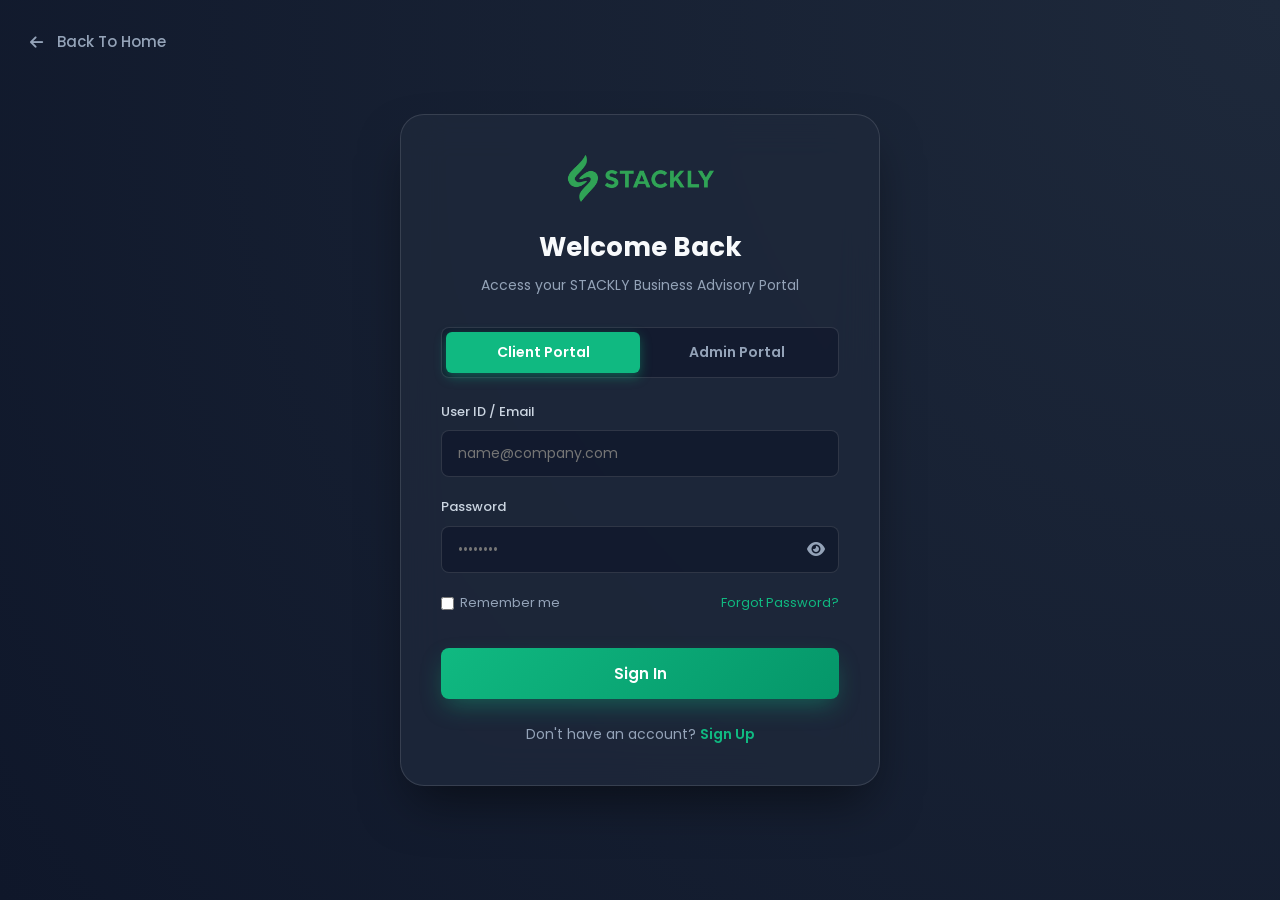
<file: Login.html>
<!DOCTYPE html>
<html lang="en">
<head>
  <meta charset="UTF-8">
  <meta name="viewport" content="width=device-width, initial-scale=1.0">
  <title>Login - STACKLY Business Advisory</title>
  <link rel="stylesheet" href="css/style.css">
  <link rel="stylesheet" href="css/auth.css">
  <script src="https://cdnjs.cloudflare.com/ajax/libs/gsap/3.12.2/gsap.min.js"></script>
  <!-- Font Awesome 6 Icons -->
  <link rel="stylesheet" href="https://cdnjs.cloudflare.com/ajax/libs/font-awesome/6.5.1/css/all.min.css">
</head>
<body>

  <div class="auth-wrapper">
    <a href="index.html" class="back-home"><i class="fa-solid fa-arrow-left" style="margin-right: 6px;"></i>Back To Home</a>

    <div class="auth-card">
      <div class="auth-header">
        <a href="index.html" class="auth-logo-link" style="display: inline-block;">
          <img src="assets/logo.webp" alt="STACKLY Logo">
        </a>
        <h2>Welcome Back</h2>
        <p>Access your STACKLY Business Advisory Portal</p>
      </div>

      <!-- Role Selector -->
      <div class="role-selector">
        <button type="button" class="role-btn active" data-role="Client">Client Portal</button>
        <button type="button" class="role-btn" data-role="Admin">Admin Portal</button>
      </div>

      <form id="login-form">
        <div class="form-group">
          <label for="username">User ID / Email</label>
          <div class="input-wrapper">
            <input type="text" id="username" placeholder="name@company.com" required>
          </div>
        </div>

        <div class="form-group">
          <label for="password">Password</label>
          <div class="input-wrapper">
            <input type="password" id="password" placeholder="••••••••" required>
            <button type="button" class="toggle-password" aria-label="Toggle password visibility"><i class="fa-solid fa-eye"></i></button>
          </div>
        </div>

        <div class="auth-options">
          <label style="display: flex; align-items: center; gap: 6px; cursor: pointer; color: var(--text-muted);">
            <input type="checkbox"> Remember me
          </label>
          <a href="404.html">Forgot Password?</a>
        </div>

        <div id="auth-error" class="error-message"></div>

        <button type="submit" class="btn btn-primary" style="width: 100%; padding: 14px; margin-top: 10px;">Sign In</button>
      </form>

      <div class="auth-footer">
        Don't have an account? <a href="Signup.html">Sign Up</a>
      </div>
    </div>
  </div>

  <script src="js/validation.js"></script>
  <script src="js/auth.js"></script>
</body>
</html>
</file>
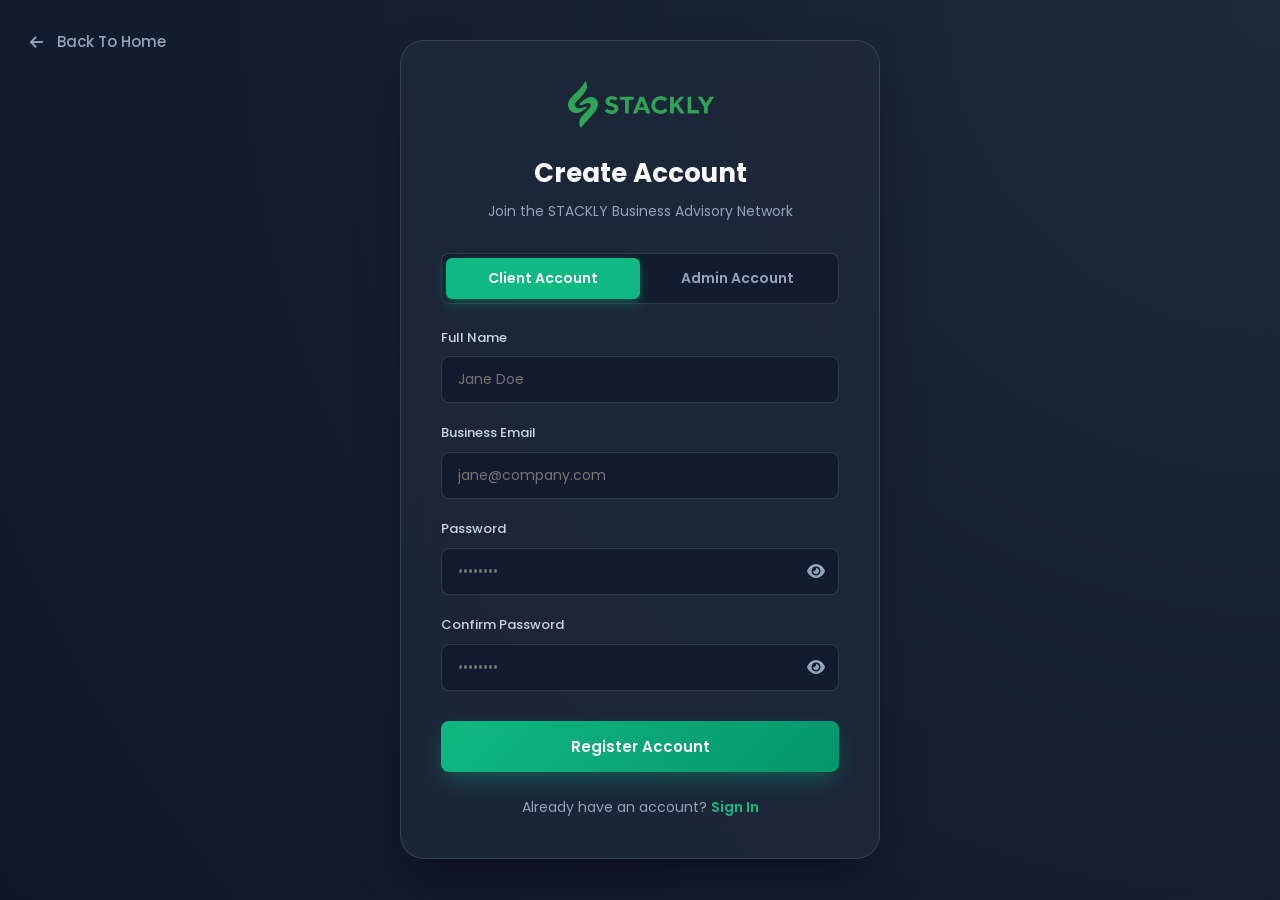
<file: Signup.html>
<!DOCTYPE html>
<html lang="en">
<head>
  <meta charset="UTF-8">
  <meta name="viewport" content="width=device-width, initial-scale=1.0">
  <title>Sign Up - STACKLY Business Advisory</title>
  <link rel="stylesheet" href="css/style.css">
  <link rel="stylesheet" href="css/auth.css">
  <script src="https://cdnjs.cloudflare.com/ajax/libs/gsap/3.12.2/gsap.min.js"></script>
  <!-- Font Awesome 6 Icons -->
  <link rel="stylesheet" href="https://cdnjs.cloudflare.com/ajax/libs/font-awesome/6.5.1/css/all.min.css">
</head>
<body>

  <div class="auth-wrapper">
    <a href="index.html" class="back-home"><i class="fa-solid fa-arrow-left" style="margin-right: 6px;"></i>Back To Home</a>

    <div class="auth-card">
      <div class="auth-header">
        <a href="index.html" class="auth-logo-link" style="display: inline-block;">
          <img src="assets/logo.webp" alt="STACKLY Logo">
        </a>
        <h2>Create Account</h2>
        <p>Join the STACKLY Business Advisory Network</p>
      </div>

      <!-- Role Selector -->
      <div class="role-selector">
        <button type="button" class="role-btn active" data-role="Client">Client Account</button>
        <button type="button" class="role-btn" data-role="Admin">Admin Account</button>
      </div>

      <form id="signup-form">
        <div class="form-group">
          <label for="fullName">Full Name</label>
          <div class="input-wrapper">
            <input type="text" id="fullName" placeholder="Jane Doe" required>
          </div>
        </div>

        <div class="form-group">
          <label for="email">Business Email</label>
          <div class="input-wrapper">
            <input type="email" id="email" placeholder="jane@company.com" required>
          </div>
        </div>

        <div class="form-group">
          <label for="password">Password</label>
          <div class="input-wrapper">
            <input type="password" id="password" placeholder="••••••••" required>
            <button type="button" class="toggle-password" aria-label="Toggle password visibility"><i class="fa-solid fa-eye"></i></button>
          </div>
        </div>

        <div class="form-group">
          <label for="confirmPassword">Confirm Password</label>
          <div class="input-wrapper">
            <input type="password" id="confirmPassword" placeholder="••••••••" required>
            <button type="button" class="toggle-password" aria-label="Toggle password visibility"><i class="fa-solid fa-eye"></i></button>
          </div>
        </div>

        <div id="auth-error" class="error-message"></div>

        <button type="submit" class="btn btn-primary" style="width: 100%; padding: 14px; margin-top: 10px;">Register Account</button>
      </form>

      <div class="auth-footer">
        Already have an account? <a href="Login.html">Sign In</a>
      </div>
    </div>
  </div>

  <script src="js/validation.js"></script>
  <script src="js/auth.js"></script>
</body>
</html>
</file>
<file: css/style.css>
/* STACKLY Business Advisory - Main Stylesheet */
@import url('https://fonts.googleapis.com/css2?family=Poppins:wght@300;400;500;600;700;800;900&display=swap');

:root {
  --primary: #10b981;
  --primary-hover: #059669;
  --primary-light: rgba(16, 185, 129, 0.12);
  --primary-glow: rgba(16, 185, 129, 0.4);
  --accent: #34d399;
  --bg-dark: #0f172a;
  --bg-darker: #090d16;
  --bg-card: #1e293b;
  --bg-card-light: #2d3d54;
  --bg-glass: rgba(30, 41, 59, 0.75);
  --border-glass: rgba(255, 255, 255, 0.12);
  --border-glow: rgba(16, 185, 129, 0.3);
  --text-main: #f8fafc;
  --text-muted: #94a3b8;
  --text-sub: #cbd5e1;
  --font-family: 'Poppins', -apple-system, BlinkMacSystemFont, sans-serif;
  --transition: all 0.3s cubic-bezier(0.4, 0, 0.2, 1);
  --radius-sm: 8px;
  --radius-md: 14px;
  --radius-lg: 24px;
}

* {
  margin: 0;
  padding: 0;
  box-sizing: border-box;
  font-family: var(--font-family);
  scroll-behavior: smooth;
}

html, body {
  overflow-x: hidden !important;
  max-width: 100vw !important;
  width: 100% !important;
  margin: 0;
  padding: 0;
}

body {
  background-color: var(--bg-dark);
  color: var(--text-main);
  line-height: 1.6;
  position: relative;
}

section {
  position: relative;
  overflow: hidden;
  max-width: 100vw;
  box-sizing: border-box;
}

a {
  color: inherit;
  text-decoration: none;
  transition: var(--transition);
}

ul {
  list-style: none;
}

img {
  max-width: 100%;
  height: auto;
  display: block;
}

/* Container */
.container {
  width: 100%;
  max-width: 1280px;
  margin: 0 auto;
  padding: 0 24px;
}

/* Section Common */
section {
  padding: 100px 0;
  position: relative;
}

.section-header {
  text-align: center;
  max-width: 750px;
  margin: 0 auto 60px auto;
}

.section-subtitle {
  color: var(--primary);
  font-weight: 600;
  font-size: 14px;
  letter-spacing: 2px;
  text-transform: uppercase;
  margin-bottom: 12px;
  display: inline-block;
  background: var(--primary-light);
  padding: 6px 16px;
  border-radius: 20px;
  border: 1px solid var(--border-glow);
}

.section-title {
  font-size: 38px;
  font-weight: 800;
  color: var(--text-main);
  line-height: 1.25;
  margin-bottom: 18px;
}

.section-desc {
  color: var(--text-muted);
  font-size: 17px;
}

/* Buttons */
.btn {
  display: inline-flex;
  align-items: center;
  justify-content: center;
  gap: 10px;
  padding: 14px 28px;
  border-radius: var(--radius-sm);
  font-weight: 600;
  font-size: 15px;
  cursor: pointer;
  transition: var(--transition);
  border: none;
  outline: none;
}

.btn-primary {
  background: linear-gradient(135deg, var(--primary) 0%, var(--primary-hover) 100%);
  color: #ffffff;
  box-shadow: 0 10px 25px -5px var(--primary-glow);
}

.btn-primary:hover {
  transform: translateY(-3px);
  box-shadow: 0 15px 30px -5px rgba(16, 185, 129, 0.6);
  background: linear-gradient(135deg, #34d399 0%, var(--primary) 100%);
}

.btn-secondary {
  background: rgba(255, 255, 255, 0.08);
  color: var(--text-main);
  border: 1px solid var(--border-glass);
  backdrop-filter: blur(10px);
}

.btn-secondary:hover {
  background: rgba(255, 255, 255, 0.15);
  border-color: var(--primary);
  color: var(--primary);
  transform: translateY(-3px);
}

.btn-outline {
  background: transparent;
  color: var(--primary);
  border: 2px solid var(--primary);
}

.btn-outline:hover {
  background: var(--primary);
  color: #ffffff;
  transform: translateY(-3px);
}

/* ==================== NAVBAR ==================== */
.navbar {
  position: fixed !important;
  top: 0 !important;
  left: 0 !important;
  width: 100% !important;
  z-index: 999999 !important;
  padding: 16px 0;
  transition: padding 0.3s ease, background 0.3s ease;
  pointer-events: auto !important;
  display: block !important;
  visibility: visible !important;
  opacity: 1 !important;
}

.navbar.scrolled {
  padding: 10px 0;
}

.navbar-container {
  pointer-events: auto !important;
  width: calc(100% - 48px);
  max-width: 1240px;
  margin: 0 auto;
  padding: 12px 32px;
  display: flex !important;
  align-items: center;
  justify-content: space-between;
  background: rgba(15, 23, 42, 0.98);
  backdrop-filter: blur(24px) saturate(180%);
  -webkit-backdrop-filter: blur(24px) saturate(180%);
  border: 1.5px solid rgba(16, 185, 129, 0.4);
  border-radius: 999px;
  box-shadow: 0 16px 36px rgba(0, 0, 0, 0.8), 
              0 0 25px rgba(16, 185, 129, 0.3), 
              inset 0 1px 0 rgba(255, 255, 255, 0.25);
  transition: all 0.3s ease;
  visibility: visible !important;
}

.navbar.scrolled .navbar-container {
  padding: 10px 28px;
  background: rgba(9, 13, 22, 0.99);
  border-color: rgba(52, 211, 153, 0.6);
  box-shadow: 0 20px 45px rgba(0, 0, 0, 0.95), 
              0 0 35px rgba(16, 185, 129, 0.4);
}

.navbar-logo {
  display: flex;
  align-items: center;
  position: relative;
}

.navbar-logo img {
  height: 42px;
  width: auto;
  object-fit: contain;
  filter: drop-shadow(0 0 8px rgba(16, 185, 129, 0.5));
  transition: transform 0.3s ease, filter 0.3s ease;
}

.navbar-logo:hover img {
  transform: scale(1.06);
  filter: drop-shadow(0 0 14px rgba(52, 211, 153, 0.8));
}

.nav-links {
  display: flex;
  align-items: center;
  gap: 32px;
  background: transparent;
  padding: 0;
  border-radius: 0;
  border: none;
}

.nav-link {
  color: #ffffff !important;
  font-weight: 600;
  font-size: 15px;
  position: relative;
  padding: 8px 12px;
  transition: all 0.3s ease;
  opacity: 1 !important;
  letter-spacing: 0.3px;
}

.nav-link::after {
  content: '';
  position: absolute;
  bottom: -2px;
  left: 0;
  width: 0%;
  height: 3px;
  background: linear-gradient(90deg, #10b981, #34d399);
  border-radius: 4px;
  box-shadow: 0 0 10px #34d399;
  transition: width 0.3s cubic-bezier(0.4, 0, 0.2, 1);
}

.nav-link:hover {
  color: #34d399 !important;
  transform: translateY(-2px);
  text-shadow: 0 0 12px rgba(52, 211, 153, 0.6);
}

.nav-link:hover::after,
.nav-link.active::after {
  width: 100%;
}

.nav-link.active {
  color: #34d399 !important;
  font-weight: 700;
  text-shadow: 0 0 14px rgba(52, 211, 153, 0.7);
}

.nav-actions {
  display: flex;
  align-items: center;
  gap: 16px;
}

.btn-login {
  position: relative;
  padding: 10px 28px;
  border-radius: 999px;
  font-size: 14.5px;
  font-weight: 700;
  color: #ffffff !important;
  background: linear-gradient(135deg, #10b981 0%, #059669 100%);
  border: 1px solid rgba(255, 255, 255, 0.3);
  box-shadow: 0 4px 18px rgba(16, 185, 129, 0.5), inset 0 1px 0 rgba(255, 255, 255, 0.3);
  overflow: hidden;
  transition: all 0.3s ease;
  display: inline-flex;
  align-items: center;
  justify-content: center;
}

.btn-login::before {
  content: '';
  position: absolute;
  top: -50%;
  left: -50%;
  width: 200%;
  height: 200%;
  background: linear-gradient(60deg, transparent, rgba(255, 255, 255, 0.35), transparent);
  transform: rotate(30deg) translateX(-100%);
  transition: transform 0.6s ease;
}

.btn-login:hover::before {
  transform: rotate(30deg) translateX(100%);
}

.btn-login:hover {
  background: linear-gradient(135deg, #34d399 0%, #10b981 100%);
  transform: translateY(-2px) scale(1.04);
  box-shadow: 0 8px 25px rgba(16, 185, 129, 0.75), 0 0 20px rgba(52, 211, 153, 0.6);
}

/* Mobile Hamburger */
.hamburger {
  display: none;
  flex-direction: column;
  justify-content: space-between;
  width: 32px;
  height: 22px;
  background: transparent;
  border: none;
  cursor: pointer;
  z-index: 100000;
  padding: 0;
}

.hamburger span {
  width: 100%;
  height: 3px;
  background: var(--text-main);
  border-radius: 3px;
  transition: var(--transition);
  box-shadow: 0 0 5px rgba(0, 0, 0, 0.5);
}

.hamburger.active span:nth-child(1) {
  transform: translateY(9.5px) rotate(45deg);
  background: var(--primary);
}

.hamburger.active span:nth-child(2) {
  opacity: 0;
}

.hamburger.active span:nth-child(3) {
  transform: translateY(-9.5px) rotate(-45deg);
  background: var(--primary);
}

body.no-scroll {
  overflow: hidden !important;
  height: 100vh !important;
}

.mobile-menu {
  position: fixed;
  top: 0;
  right: -100%;
  width: 100vw;
  height: 100vh;
  background: rgba(15, 23, 42, 0.98);
  backdrop-filter: blur(24px) saturate(180%);
  -webkit-backdrop-filter: blur(24px) saturate(180%);
  padding: 24px 24px 40px 24px;
  display: flex;
  flex-direction: column;
  gap: 18px;
  transition: right 0.4s cubic-bezier(0.16, 1, 0.3, 1);
  z-index: 999999;
  box-shadow: none;
  pointer-events: auto;
  overflow-y: auto;
}

.mobile-menu.active {
  right: 0;
  left: 0;
}

.mobile-menu-header {
  display: flex;
  align-items: center;
  justify-content: space-between;
  width: 100%;
  padding-bottom: 16px;
  border-bottom: 1px solid rgba(255, 255, 255, 0.12);
  margin-bottom: 8px;
}

.mobile-menu-logo img {
  height: 38px;
  width: auto;
  object-fit: contain;
}

.mobile-menu-close {
  background: transparent;
  border: none;
  color: var(--text-main);
  font-size: 26px;
  cursor: pointer;
  padding: 6px 12px;
  display: flex;
  align-items: center;
  justify-content: center;
  transition: color 0.3s ease, transform 0.3s ease;
}

.mobile-menu-close:hover {
  color: var(--primary);
  transform: scale(1.1);
}

.mobile-menu .nav-link {
  font-size: 18px;
  padding: 14px 20px;
  width: 100%;
  border-radius: 14px;
}

.mobile-menu .btn-login {
  width: 100%;
  margin-top: 10px;
  text-align: center;
  justify-content: center;
}

/* ==================== SOLUTIONS / SERVICES SECTION ==================== */
.solutions-grid {
  display: grid;
  grid-template-columns: repeat(3, 1fr);
  gap: 32px;
}

.solution-card {
  position: relative;
  background: rgba(30, 41, 59, 0.65);
  backdrop-filter: blur(16px);
  -webkit-backdrop-filter: blur(16px);
  border: 1px solid rgba(255, 255, 255, 0.14);
  border-radius: 24px;
  padding: 38px 32px;
  display: flex;
  flex-direction: column;
  justify-content: space-between;
  overflow: hidden;
  transition: all 0.4s cubic-bezier(0.16, 1, 0.3, 1);
}

.solution-card-aura {
  position: absolute;
  top: -50px;
  right: -50px;
  width: 150px;
  height: 150px;
  background: radial-gradient(circle, rgba(16, 185, 129, 0.25) 0%, transparent 70%);
  border-radius: 50%;
  pointer-events: none;
  transition: all 0.5s ease;
  opacity: 0;
}

.solution-card:hover .solution-card-aura {
  opacity: 1;
  transform: scale(1.5);
}

.solution-icon-box {
  width: 64px;
  height: 64px;
  border-radius: 18px;
  background: rgba(16, 185, 129, 0.12);
  border: 1px solid rgba(16, 185, 129, 0.3);
  display: flex;
  align-items: center;
  justify-content: center;
  font-size: 32px;
  margin-bottom: 24px;
  box-shadow: 0 8px 20px rgba(16, 185, 129, 0.15);
  transition: all 0.4s cubic-bezier(0.34, 1.56, 0.64, 1);
}

.solution-card h3 {
  font-size: 22px;
  font-weight: 700;
  color: #ffffff;
  margin-bottom: 12px;
  transition: color 0.3s ease;
}

.solution-card p {
  color: #cbd5e1;
  font-size: 15px;
  line-height: 1.65;
  margin-bottom: 24px;
  flex-grow: 1;
}

.solution-link {
  display: inline-flex;
  align-items: center;
  gap: 8px;
  color: #34d399;
  font-weight: 600;
  font-size: 14.5px;
  transition: all 0.3s ease;
  width: fit-content;
}

.solution-link svg {
  transition: transform 0.3s cubic-bezier(0.34, 1.56, 0.64, 1);
}

.solution-card:hover {
  transform: translateY(-10px);
  background: rgba(30, 41, 59, 0.92);
  border-color: rgba(16, 185, 129, 0.55);
  box-shadow: 0 20px 45px -5px rgba(0, 0, 0, 0.6), 
              0 0 30px rgba(16, 185, 129, 0.25), 
              inset 0 1px 0 rgba(255, 255, 255, 0.2);
}

.solution-card:hover .solution-icon-box {
  background: linear-gradient(135deg, #10b981 0%, #059669 100%);
  border-color: rgba(255, 255, 255, 0.3);
  transform: scale(1.1) rotate(6deg);
  box-shadow: 0 12px 28px rgba(16, 185, 129, 0.5);
}

.solution-card:hover h3 {
  color: #34d399;
}

.solution-card:hover .solution-link {
  color: #ffffff;
}

.solution-card:hover .solution-link svg {
  transform: translateX(6px);
}

/* ==================== FOOTER ==================== */
.footer {
  background: linear-gradient(180deg, #0f172a 0%, #080c14 100%);
  border-top: 1px solid rgba(255, 255, 255, 0.12);
  padding: 140px 0 80px 0;
  position: relative;
  overflow: hidden;
}

.footer::before {
  content: '';
  position: absolute;
  top: 0;
  left: 0;
  width: 100%;
  height: 2px;
  background: linear-gradient(90deg, transparent 0%, var(--primary) 30%, var(--accent) 70%, transparent 100%);
}

.footer-top {
  display: grid;
  grid-template-columns: 1.8fr 1fr 1.2fr 1fr 1.5fr;
  gap: 44px;
  margin-bottom: 60px;
}

.footer-brand {
  display: flex;
  flex-direction: column;
  gap: 18px;
}

.footer-logo {
  display: inline-block;
  width: fit-content;
}

.footer-logo img {
  height: 44px;
  width: auto;
  object-fit: contain;
  filter: drop-shadow(0 0 10px rgba(16, 185, 129, 0.5));
  transition: transform 0.3s ease, filter 0.3s ease;
}

.footer-logo:hover img {
  transform: scale(1.06);
  filter: drop-shadow(0 0 16px rgba(52, 211, 153, 0.8));
}

.footer-desc {
  color: #cbd5e1;
  font-size: 14.5px;
  line-height: 1.7;
  max-width: 300px;
}

.footer-badge {
  display: inline-flex;
  align-items: center;
  gap: 8px;
  padding: 7px 16px;
  border-radius: 20px;
  background: rgba(16, 185, 129, 0.12);
  border: 1px solid rgba(16, 185, 129, 0.35);
  color: var(--accent);
  font-size: 13px;
  font-weight: 600;
  width: fit-content;
  box-shadow: 0 4px 14px rgba(16, 185, 129, 0.15);
}

.badge-dot {
  width: 8px;
  height: 8px;
  border-radius: 50%;
  background: var(--accent);
  box-shadow: 0 0 10px var(--accent);
}

.footer-col h4 {
  color: #ffffff;
  font-size: 17.5px;
  font-weight: 700;
  letter-spacing: 0.4px;
  margin-bottom: 26px;
  position: relative;
}

.footer-col h4::after {
  content: '';
  position: absolute;
  bottom: -10px;
  left: 0;
  width: 28px;
  height: 3px;
  background: linear-gradient(90deg, var(--primary), var(--accent));
  border-radius: 4px;
  box-shadow: 0 0 8px var(--primary-glow);
}

.footer-links {
  display: flex;
  flex-direction: column;
  gap: 14px;
}

.footer-links a {
  color: #cbd5e1;
  font-size: 14.5px;
  font-weight: 500;
  transition: all 0.3s cubic-bezier(0.4, 0, 0.2, 1);
}

.footer-links a:hover {
  color: #34d399;
  transform: translateX(6px);
  text-shadow: 0 0 12px rgba(52, 211, 153, 0.5);
}

.footer-newsletter p {
  color: #cbd5e1;
  font-size: 14px;
  line-height: 1.5;
  margin-bottom: 18px;
}

.newsletter-form {
  display: flex;
  flex-direction: column;
  gap: 12px;
}

.newsletter-form input {
  width: 100%;
  padding: 13px 18px;
  border-radius: 12px;
  background: rgba(30, 41, 59, 0.8);
  border: 1px solid rgba(255, 255, 255, 0.15);
  color: #ffffff;
  font-size: 14px;
  outline: none;
  transition: all 0.3s ease;
}

.newsletter-form input::placeholder {
  color: #94a3b8;
}

.newsletter-form input:focus {
  border-color: var(--primary);
  background: rgba(30, 41, 59, 0.95);
  box-shadow: 0 0 16px rgba(16, 185, 129, 0.35);
}

.newsletter-form .btn-primary {
  border-radius: 12px;
  padding: 12px 20px;
  font-weight: 700;
  letter-spacing: 0.3px;
  box-shadow: 0 6px 20px rgba(16, 185, 129, 0.4);
}

.social-icons {
  display: flex;
  align-items: center;
  gap: 12px;
  margin-top: 22px;
}

.social-icons a {
  width: 40px;
  height: 40px;
  border-radius: 50%;
  background: rgba(30, 41, 59, 0.8);
  border: 1px solid rgba(255, 255, 255, 0.14);
  display: flex;
  align-items: center;
  justify-content: center;
  color: #cbd5e1;
  font-size: 16px;
  transition: all 0.3s ease;
}

.social-icons a:hover {
  color: #ffffff;
  background: linear-gradient(135deg, var(--primary) 0%, #059669 100%);
  border-color: rgba(255, 255, 255, 0.3);
  transform: translateY(-4px) scale(1.08);
  box-shadow: 0 8px 20px rgba(16, 185, 129, 0.55);
}

.footer-bottom {
  padding-top: 36px;
  padding-bottom: 10px;
  border-top: 1px solid rgba(255, 255, 255, 0.1);
  display: flex;
  align-items: center;
  justify-content: space-between;
  color: #94a3b8;
  font-size: 14px;
}

.footer-bottom-links {
  display: flex;
  gap: 28px;
}

.footer-bottom-links a {
  color: #94a3b8;
  transition: color 0.3s ease;
}

.footer-bottom-links a:hover {
  color: var(--accent);
}

/* Common Card & Accordion Styles */
.card-glass {
  background: var(--bg-card);
  border: 1px solid var(--border-glass);
  border-radius: var(--radius-md);
  padding: 32px;
  transition: var(--transition);
  position: relative;
  overflow: hidden;
}

.card-glass:hover {
  border-color: var(--primary);
  transform: translateY(-8px);
  box-shadow: 0 20px 40px rgba(0, 0, 0, 0.4), 0 0 20px var(--primary-glow);
}

/* Accordion */
.faq-accordion {
  display: flex;
  flex-direction: column;
  gap: 16px;
  max-width: 800px;
  margin: 0 auto;
}

.faq-item {
  background: var(--bg-card);
  border: 1px solid var(--border-glass);
  border-radius: var(--radius-sm);
  overflow: hidden;
  transition: var(--transition);
}

.faq-item.active {
  border-color: var(--primary);
}

.faq-question {
  width: 100%;
  padding: 20px 24px;
  background: transparent;
  border: none;
  color: var(--text-main);
  font-size: 16px;
  font-weight: 600;
  text-align: left;
  display: flex;
  justify-content: space-between;
  align-items: center;
  cursor: pointer;
}

.faq-icon {
  font-size: 20px;
  transition: var(--transition);
  color: var(--primary);
}

.faq-item.active .faq-icon {
  transform: rotate(45deg);
}

.faq-answer {
  max-height: 0;
  overflow: hidden;
  transition: max-height 0.4s ease;
  padding: 0 24px;
  color: var(--text-muted);
  font-size: 15px;
}

.faq-item.active .faq-answer {
  padding: 0 24px 20px 24px;
  max-height: 300px;
}

/* Category Filter Pills */
.category-pills {
  display: flex;
  align-items: center;
  gap: 12px;
  flex-wrap: wrap;
}

.category-pill {
  padding: 10px 22px;
  border-radius: 999px;
  background: var(--bg-card);
  border: 1px solid var(--border-glass);
  color: var(--text-muted);
  font-size: 14px;
  font-weight: 600;
  cursor: pointer;
  transition: all 0.3s ease;
  display: inline-flex;
  align-items: center;
  justify-content: center;
  text-decoration: none !important;
}

.category-pill:hover,
.category-pill.active {
  background: var(--primary);
  color: #ffffff !important;
  border-color: var(--primary);
  box-shadow: 0 4px 16px rgba(16, 185, 129, 0.4);
}

/* Inline Section Newsletter Form */
.inline-newsletter-form {
  display: flex;
  align-items: center;
  gap: 12px;
  max-width: 560px;
  margin: 0 auto;
  width: 100%;
}

.newsletter-input {
  flex: 1;
  height: 52px;
  padding: 0 24px;
  border-radius: 999px !important;
  background: var(--bg-card) !important;
  border: 1px solid var(--border-glass) !important;
  color: #ffffff !important;
  font-size: 15px !important;
  outline: none;
  transition: all 0.3s ease;
  box-shadow: inset 0 2px 4px rgba(0, 0, 0, 0.3);
}

.newsletter-input:focus {
  border-color: var(--primary) !important;
  box-shadow: 0 0 16px rgba(16, 185, 129, 0.35);
}

.newsletter-btn {
  height: 52px !important;
  padding: 0 32px !important;
  border-radius: 999px !important;
  font-weight: 700 !important;
  white-space: nowrap !important;
  flex-shrink: 0 !important;
  display: inline-flex !important;
  align-items: center !important;
  justify-content: center !important;
  cursor: pointer;
}
</file>
<file: css/auth.css>
/* STACKLY Business Advisory - Authentication Stylesheet */

.auth-wrapper {
  min-height: 100vh;
  display: flex;
  align-items: center;
  justify-content: center;
  background: radial-gradient(circle at top right, #1e293b 0%, #0f172a 100%);
  position: relative;
  padding: 40px 20px;
  overflow: hidden;
}

.back-home {
  position: absolute;
  top: 30px;
  left: 30px;
  color: var(--text-muted);
  font-weight: 500;
  display: inline-flex;
  align-items: center;
  gap: 8px;
  font-size: 15px;
  transition: var(--transition);
  z-index: 10;
}

.back-home:hover {
  color: var(--primary);
  transform: translateX(-4px);
}

.auth-card {
  width: 100%;
  max-width: 480px;
  background: rgba(30, 41, 59, 0.8);
  backdrop-filter: blur(20px);
  border: 1px solid var(--border-glass);
  border-radius: var(--radius-lg);
  padding: 40px;
  box-shadow: 0 25px 50px -12px rgba(0, 0, 0, 0.5);
  position: relative;
  z-index: 2;
}

.auth-header {
  text-align: center;
  margin-bottom: 30px;
}

.auth-header img {
  height: 48px;
  margin: 0 auto 16px auto;
}

.auth-header h2 {
  font-size: 26px;
  font-weight: 700;
  color: var(--text-main);
  margin-bottom: 6px;
}

.auth-header p {
  color: var(--text-muted);
  font-size: 14px;
}

/* Role Selector (Admin / Client) */
.role-selector {
  display: flex;
  background: rgba(15, 23, 42, 0.6);
  padding: 4px;
  border-radius: var(--radius-sm);
  margin-bottom: 24px;
  border: 1px solid var(--border-glass);
}

.role-btn {
  flex: 1;
  padding: 10px;
  border: none;
  background: transparent;
  color: var(--text-muted);
  font-weight: 600;
  font-size: 14px;
  border-radius: 6px;
  cursor: pointer;
  transition: var(--transition);
}

.role-btn.active {
  background: var(--primary);
  color: #ffffff;
  box-shadow: 0 4px 12px var(--primary-glow);
}

/* Form inputs */
.form-group {
  margin-bottom: 20px;
  position: relative;
}

.form-group label {
  display: block;
  font-size: 13px;
  font-weight: 500;
  color: var(--text-sub);
  margin-bottom: 8px;
}

.input-wrapper {
  position: relative;
  display: flex;
  align-items: center;
}

.input-wrapper input {
  width: 100%;
  padding: 12px 16px;
  padding-right: 44px;
  background: rgba(15, 23, 42, 0.7);
  border: 1px solid var(--border-glass);
  border-radius: var(--radius-sm);
  color: var(--text-main);
  font-size: 14px;
  outline: none;
  transition: var(--transition);
}

.input-wrapper input:focus {
  border-color: var(--primary);
  box-shadow: 0 0 12px var(--primary-glow);
}

.toggle-password {
  position: absolute;
  right: 14px;
  background: transparent;
  border: none;
  color: var(--text-muted);
  cursor: pointer;
  font-size: 16px;
}

.toggle-password:hover {
  color: var(--primary);
}

.auth-options {
  display: flex;
  justify-content: space-between;
  align-items: center;
  font-size: 13px;
  margin-bottom: 24px;
}

.auth-options a {
  color: var(--primary);
}

.auth-options a:hover {
  text-decoration: underline;
}

.error-message {
  color: #f87171;
  font-size: 13px;
  margin-top: 6px;
  display: none;
}

.auth-footer {
  text-align: center;
  margin-top: 24px;
  font-size: 14px;
  color: var(--text-muted);
}

.auth-footer a {
  color: var(--primary);
  font-weight: 600;
}
</file>
